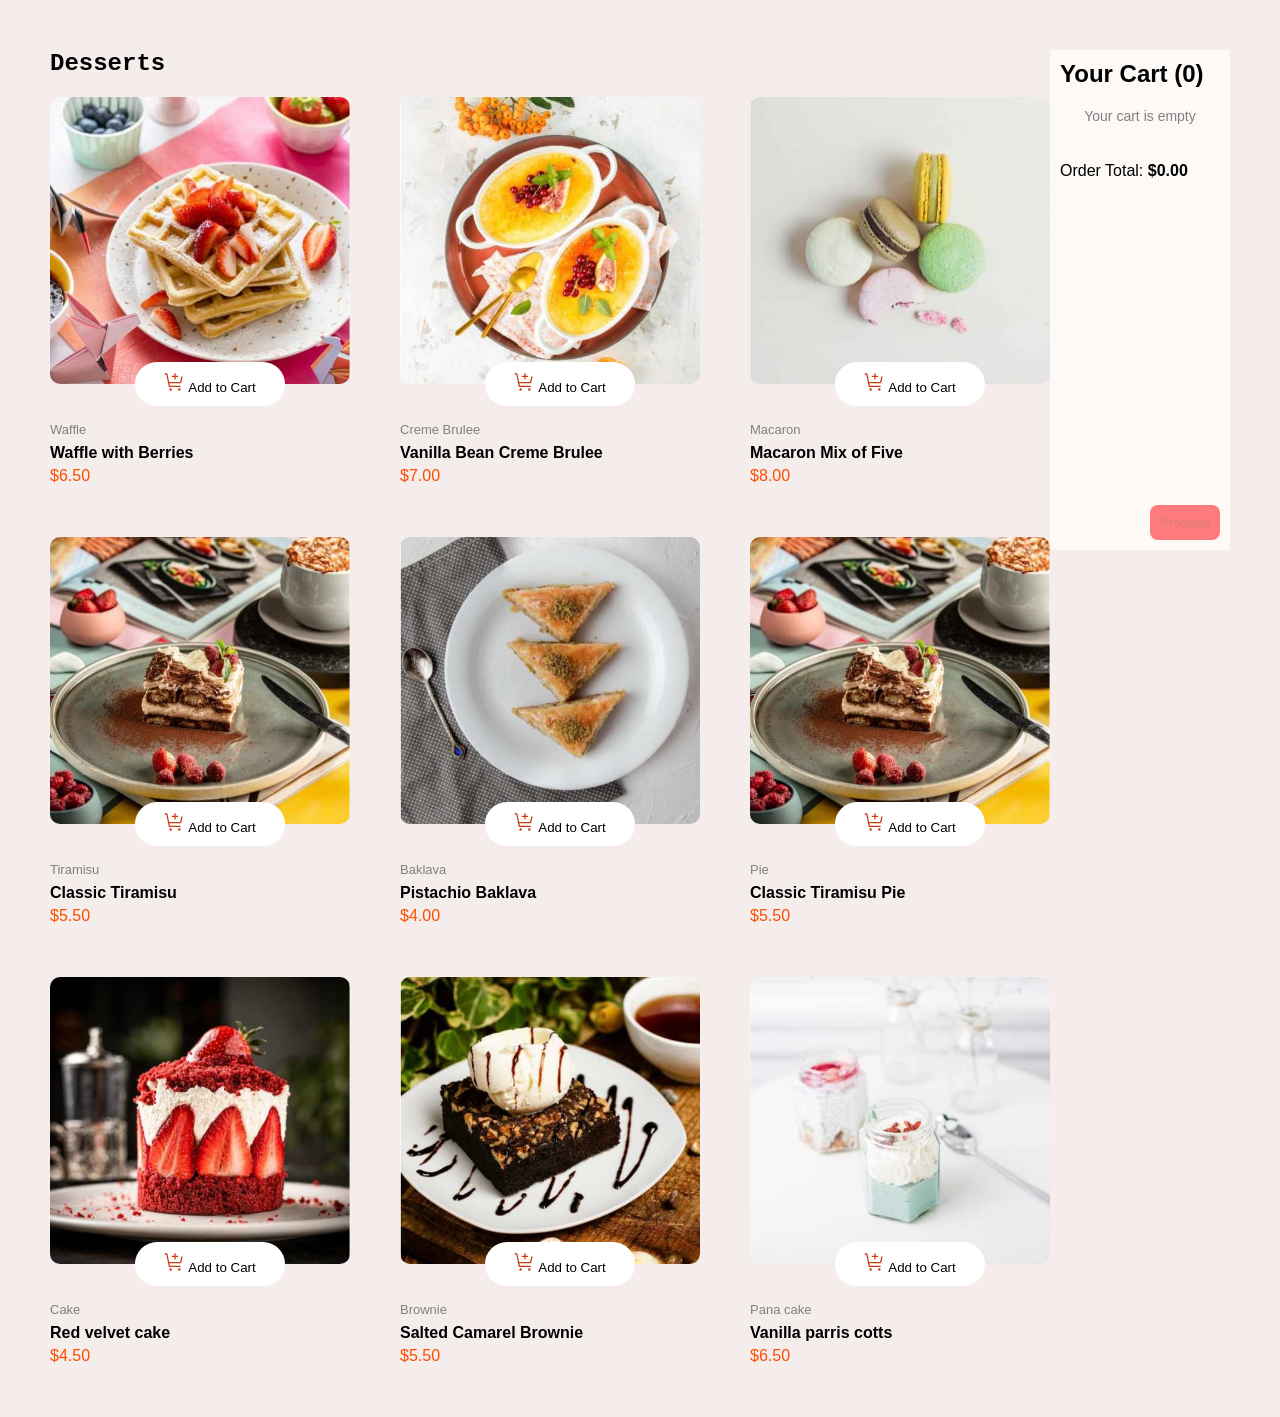
<file: index.html>
<!DOCTYPE html>
<html lang="en">

<head>
    <meta charset="UTF-8">
    <meta name="viewport" content="width=device-width, initial-scale=1.0">
    <title>Document</title>
    <link href="https://fonts.googleapis.com/css2?family=Inter:wght@100;200;300&display=swap" rel="stylesheet">
    <link rel="stylesheet" href="./product.css">
</head>

<body>
    <div class="container">
        <div>
            <h2 class="desserts">Desserts</h2>
            <div class="general">
                <div class="waffle">
                    <img class="img" src="assets/images/image-waffle-desktop.jpg" alt="">
                    <div class="wafle cart">
                        <button class="addtoCart"><img src="assets/images/icon-add-to-cart.svg" alt=""> Add to
                            Cart</button>
                        <div class="quantityBox">
                            <button class="minus">-</button>
                            <span class="count">1</span>
                            <button class="plus">+</button>
                        </div>
                    </div>
                    <div class="waffle2">
                        <p class="category">Waffle</p>
                        <p class="foodName">Waffle with Berries</p>
                        <p class="price">$6.50</p>
                    </div>
                </div>
                <div class="waffle">
                    <img class="img" src="assets/images/image-creme-brulee-desktop.jpg" alt="">
                    <div class="wafle cart">
                        <button class="addtoCart"><img src="assets/images/icon-add-to-cart.svg" alt=""> Add to
                            Cart</button>
                        <div class="quantityBox">
                            <button class="minus">-</button>
                            <span class="count">1</span>
                            <button class="plus">+</button>
                        </div>
                    </div>
                    <div class="waffle2">
                        <p class="category">Creme Brulee</p>
                        <p class="foodName">Vanilla Bean Creme Brulee</p>
                        <p class="price">$7.00</p>
                    </div>
                </div>
                <div class="waffle">
                    <img class="img" src="assets/images/image-macaron-desktop.jpg" alt="">
                    <div class="wafle cart">
                        <button class="addtoCart"><img src="assets/images/icon-add-to-cart.svg" alt=""> Add to
                            Cart</button>
                        <div class="quantityBox">
                            <button class="minus">-</button>
                            <span class="count">1</span>
                            <button class="plus">+</button>
                        </div>
                    </div>
                    <div class="waffle2">
                        <p class="category">Macaron</p>
                        <p class="foodName">Macaron Mix of Five</p>
                        <p class="price">$8.00</p>
                    </div>
                </div>
                <div class="waffle">
                    <img class="img" src="assets/images/image-tiramisu-desktop.jpg" alt="">
                    <div class="wafle cart">
                        <button class="addtoCart"><img src="assets/images/icon-add-to-cart.svg" alt=""> Add to
                            Cart</button>
                        <div class="quantityBox">
                            <button class="minus">-</button>
                            <span class="count">1</span>
                            <button class="plus">+</button>
                        </div>
                    </div>
                    <div class="waffle2">
                        <p class="category">Tiramisu</p>
                        <p class="foodName">Classic Tiramisu</p>
                        <p class="price">$5.50</p>
                    </div>
                </div>
                <div class="waffle">
                    <img class="img" src="assets/images/image-baklava-desktop.jpg" alt="">
                    <div class="wafle cart">
                        <button class="addtoCart"><img src="assets/images/icon-add-to-cart.svg" alt=""> Add to
                            Cart</button>
                        <div class="quantityBox">
                            <button class="minus">-</button>
                            <span class="count">1</span>
                            <button class="plus">+</button>
                        </div>
                    </div>
                    <div class="waffle2">
                        <p class="category">Baklava</p>
                        <p class="foodName">Pistachio Baklava</p>
                        <p class="price">$4.00</p>
                    </div>
                </div>
                <div class="waffle">
                    <img class="img" src="assets/images/image-tiramisu-desktop.jpg" alt="">
                    <div class="wafle cart">
                        <button class="addtoCart"><img src="assets/images/icon-add-to-cart.svg" alt=""> Add to
                            Cart</button>
                        <div class="quantityBox">
                            <button class="minus">-</button>
                            <span class="count">1</span>
                            <button class="plus">+</button>
                        </div>
                    </div>
                    <div class="waffle2">
                        <p class="category">Pie</p>
                        <p class="foodName">Classic Tiramisu Pie</p>
                        <p class="price">$5.50</p>
                    </div>
                </div>
                <div class="waffle">
                    <img class="img" src="assets/images/image-cake-desktop.jpg" alt="">
                    <div class="wafle cart">
                        <button class="addtoCart"><img src="assets/images/icon-add-to-cart.svg" alt=""> Add to
                            Cart</button>
                        <div class="quantityBox">
                            <button class="minus">-</button>
                            <span class="count">1</span>
                            <button class="plus">+</button>
                        </div>
                    </div>
                    <div class="waffle2">
                        <p class="category">Cake</p>
                        <p class="foodName">Red velvet cake</p>
                        <p class="price">$4.50</p>
                    </div>
                </div>
                <div class="waffle">
                    <img class="img" src="assets/images/image-brownie-desktop.jpg" alt="">
                    <div class="wafle cart">
                        <button class="addtoCart"><img src="assets/images/icon-add-to-cart.svg" alt=""> Add to
                            Cart</button>
                        <div class="quantityBox">
                            <button class="minus">-</button>
                            <span class="count">1</span>
                            <button class="plus">+</button>
                        </div>
                    </div>
                    <div class="waffle2">
                        <p class="category">Brownie</p>
                        <p class="foodName">Salted Camarel Brownie</p>
                        <p class="price">$5.50</p>
                    </div>
                </div>
                <div class="waffle">
                    <img class="img" src="assets/images/image-panna-cotta-desktop.jpg" alt="">
                    <div class="wafle cart">
                        <button class="addtoCart"><img src="assets/images/icon-add-to-cart.svg" alt=""> Add to
                            Cart</button>
                        <div class="quantityBox">
                            <button class="minus">-</button>
                            <span class="count">1</span>
                            <button class="plus">+</button>
                        </div>
                    </div>
                    <div class="waffle2">
                        <p class="category">Pana cake</p>
                        <p class="foodName">Vanilla parris cotts</p>
                        <p class="price">$6.50</p>
                    </div>
                </div>
            </div>
        </div>
        <div class="general2">
            <h2>Your Cart (<span id="cartCount">0</span>)</h2>
            <div id="cartItems"></div>
            <br>
            <p>Order Total: <strong id="orderTotal">$0.00</strong></p>
            <button id="proceed">Proceed</button>
        </div>
    </div>

    <!-- Order Confirmed Modal -->
    <div class="modalOverlay" id="modalOverlay">
        <div class="modalBox">
            <img src="assets/images/icon-order-confirmed.svg" alt="">
            <h1>Order Confirmed</h1>
            <p>We hope you enjoy your food!</p>
            <div id="modalItems"></div>
            <div class="modalTotal">
                <span>Order Total</span>
                <strong id="modalTotal">$0.00</strong>
            </div>
            <button id="startNewOrder">Start New Order</button>
        </div>
    </div>

    <script src="./product.js"></script>
</body>

</html>
</file>
<file: product.css>
* {
    margin: 0;
    padding: 0;
    box-sizing: border-box;
    font-family: 'Poppins', sans-serif;
}

body {
    background-color: hsl(23, 51%, 91%);
    width: 100%;
}

.container {
    padding: 50px;
    background-color: hsl(13, 31%, 94%);
    display: flex;
    justify-content: space-between;
    position: relative;
}

.desserts {
    margin-bottom: 20px;
    font-family: 'Courier New', Courier, monospace;
    font-weight: 900;
}

.general {
    display: grid;
    grid-template-columns: repeat(3, 1fr);
    width: 75%;
    gap: 50px;
}

.waffle {
    position: relative;
}

.img {
    width: 300px;
    border-radius: 10px;
}

.wafle.cart {
    width: 150px;
    text-align: center;
    padding: 10px;
    position: absolute;
    top: 265px;
    left: 85px;
    background-color: white;
    border-radius: 50px;
}

.waffle2 {
    margin-top: 30px;
}

.waffle2 p:first-child {
    color: gray;
    font-size: small;
}

.waffle2 p {
    line-height: 23px;
}

.waffle2 p:nth-child(2) {
    font-weight: 600;
}

.waffle2 p:nth-child(3) {
    color: rgb(255, 77, 0);
}

.general2 {
    background-color: hsl(20, 50%, 98%);
    width: 300px;
    height: 500px;
    padding: 10px;
    position: sticky;
    top: 20px;
}

.addtoCart {
    background: transparent;
    border: none;
}

.quantityBox {
    display: none;
    justify-content: space-around;
}

.minus,
.plus {
    background: transparent;
    border: none;
    font-size: larger;
    cursor: pointer;
}

#proceed {
    padding: 10px;
    background-color: red;
    border: none;
    border-radius: 8px;
    position: absolute;
    bottom: 10px;
    left: 100px;
    cursor: pointer;
}

#proceed:disabled {
    opacity: 0.5;
    cursor: not-allowed;
}

.cartItemRow {
    display: flex;
    justify-content: space-between;
    align-items: flex-start;
    gap: 8px;
    padding: 10px 0;
    border-bottom: 1px solid #e5d9d0;
    font-size: 14px;
}

.cartItemName {
    font-weight: 500;
    margin-bottom: 4px;
}

.cartItemMeta {
    color: gray;
    font-size: 13px;
}

.cartItemQty {
    color: rgb(255, 77, 0);
    font-weight: 600;
}

.cartItemLineTotal {
    color: #333;
    font-weight: 600;
    margin-left: 6px;
}

.removeItem {
    background: transparent;
    border: 1px solid gray;
    border-radius: 50%;
    width: 18px;
    height: 18px;
    line-height: 1;
    color: gray;
    font-size: 11px;
    cursor: pointer;
    flex-shrink: 0;
}

.emptyCart {
    color: gray;
    font-size: 14px;
    text-align: center;
    padding: 20px 0;
}

.modalOverlay {
    display: none;
    position: fixed;
    top: 0;
    left: 0;
    width: 100%;
    height: 100%;
    background: rgba(0, 0, 0, 0.5);
    align-items: center;
    justify-content: center;
    z-index: 999;
    padding: 20px;
}

.modalOverlay.active {
    display: flex;
}

.modalBox {
    background: #fff;
    border-radius: 16px;
    padding: 30px;
    width: 400px;
    max-width: 100%;
    max-height: 85vh;
    overflow-y: auto;
}

.modalBox > img {
    width: 48px;
    margin-bottom: 20px;
}

.modalBox h1 {
    font-family: 'Courier New', Courier, monospace;
    margin-bottom: 6px;
}

.modalBox > p {
    color: gray;
    margin-bottom: 20px;
    font-size: 14px;
}

.modalItemRow {
    display: flex;
    align-items: center;
    gap: 12px;
    padding: 12px 0;
    border-bottom: 1px solid #eee;
}

.modalItemImg {
    width: 40px;
    height: 40px;
    object-fit: cover;
    border-radius: 6px;
    flex-shrink: 0;
}

.modalItemInfo {
    flex: 1;
}

.modalItemName {
    font-weight: 600;
    font-size: 14px;
    margin-bottom: 4px;
}

.modalItemMeta {
    font-size: 13px;
    color: gray;
}

.modalItemMeta .modalItemQty {
    color: rgb(255, 77, 0);
    font-weight: 600;
}

.modalItemLineTotal {
    font-weight: 600;
    font-size: 14px;
}

.modalTotal {
    display: flex;
    justify-content: space-between;
    align-items: center;
    padding: 15px 0;
    font-weight: 700;
    font-size: 18px;
}

#startNewOrder {
    width: 100%;
    background-color: rgb(255, 77, 0);
    color: #fff;
    border: none;
    padding: 14px;
    border-radius: 30px;
    font-weight: 600;
    cursor: pointer;
    margin-top: 10px;
}

#startNewOrder:hover {
    background-color: rgb(220, 65, 0);
}

@media screen and (max-width:1024px) {
    .container {
        padding: 30px;
    }

    .general {
        grid-template-columns: repeat(2, 1fr);
        width: 65%;
    }

    .general2 {
        width: 280px;
    }
}

@media screen and (max-width:768px) {
    .container {
        display: flex;
        flex-direction: column;
        padding: 20px;
    }

    .general {
        width: 100%;
        grid-template-columns: repeat(2, 1fr);
    }

    .general2 {
        width: 100%;
        position: static;
        height: auto;
        min-height: 150px;
        margin-top: 30px;
    }

    .img {
        max-width: 100%;
    }

    #proceed {
        position: static;
        display: block;
        width: 100%;
        margin-top: 15px;
    }
}

@media screen and (max-width:480px) {
    .container {
        padding: 15px;
    }

    .general {
        grid-template-columns: 1fr;
        gap: 25px;
    }

    .img {
        width: 100%;
    }

    .wafle.cart {
        width: 130px;
        top: auto;
        bottom: 15px;
        left: 50%;
        transform: translateX(-50%);
        padding: 8px;
    }

    .general2 {
        padding: 15px;
    }

    .modalBox {
        width: 100%;
        padding: 20px;
    }
}
</file>
